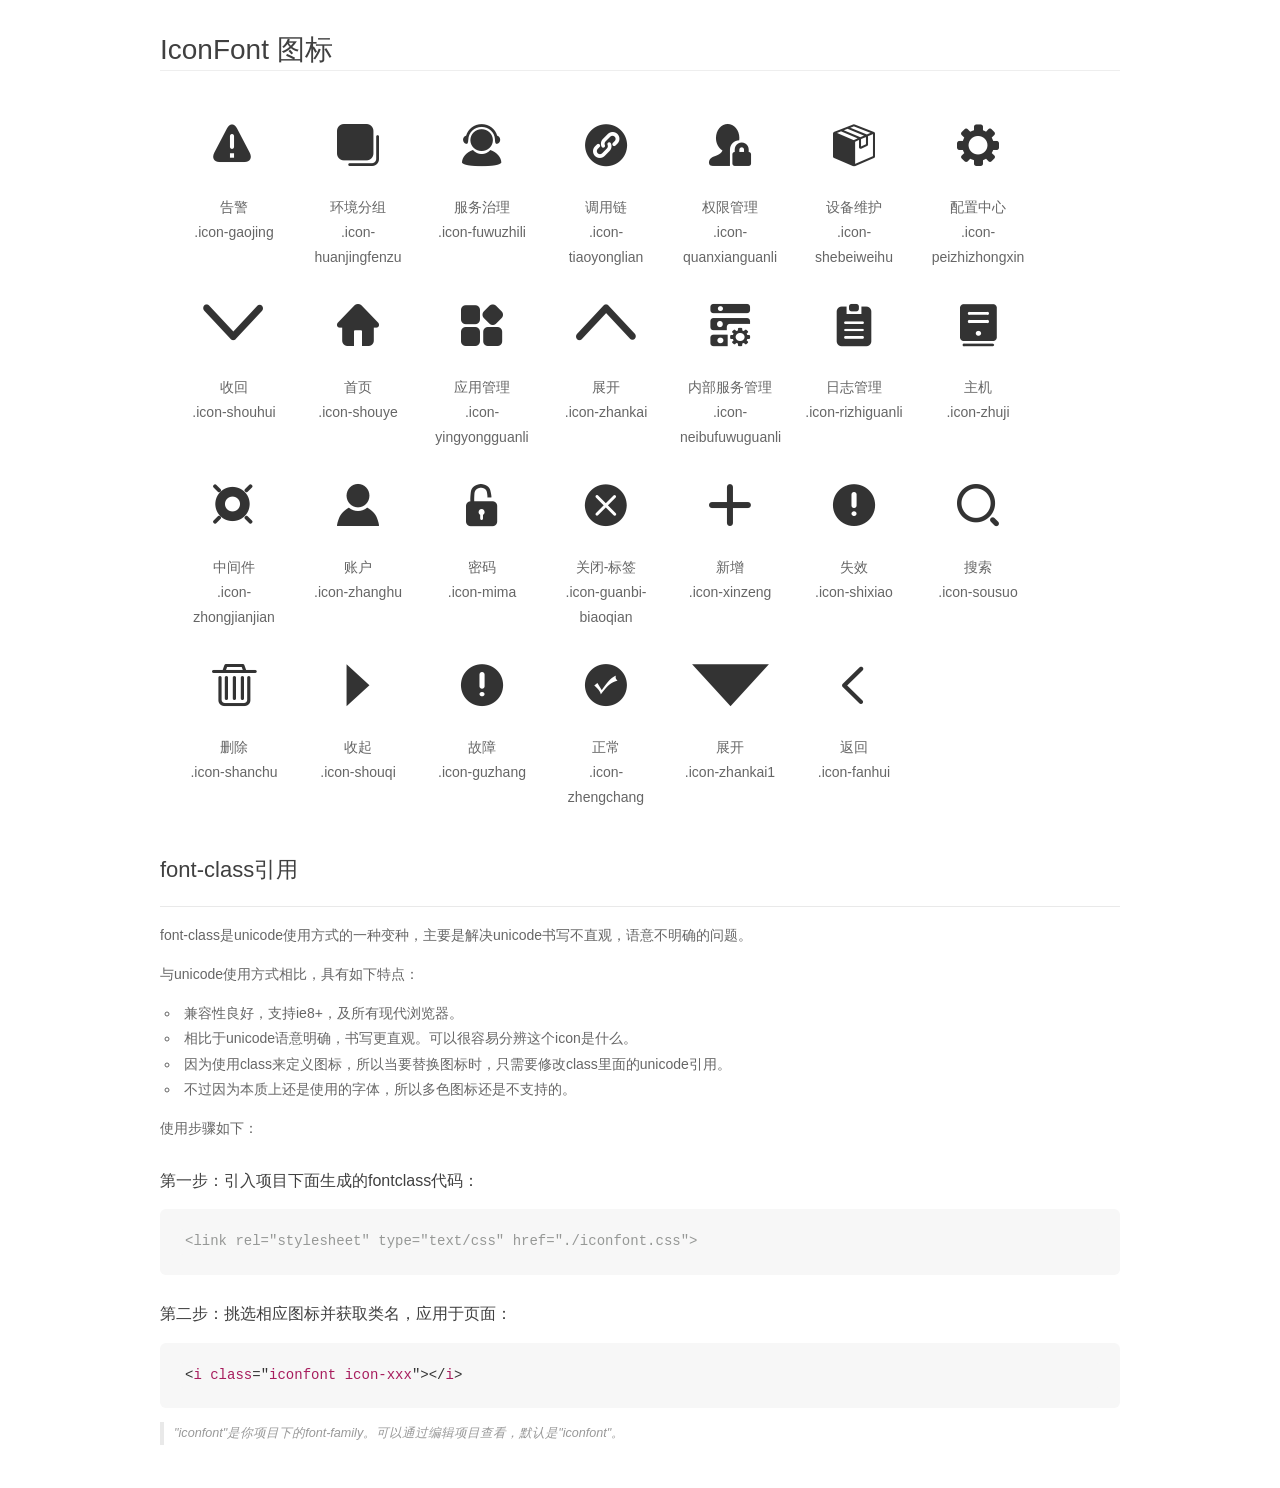
<file: static/icon-font/demo_fontclass.html>
<!DOCTYPE html>
<html>
<head>
    <meta charset="utf-8"/>
    <title>IconFont</title>
    <link rel="shortcut icon" href="favicon.ico" />
    <link rel="stylesheet" href="demo.css">
    <link rel="stylesheet" href="iconfont.css">
</head>
<body>
    <div class="main markdown">
        <h1>IconFont 图标</h1>
        <ul class="icon_lists clear">
            
                <li>
                <i class="icon iconfont icon-gaojing"></i>
                    <div class="name">告警</div>
                    <div class="fontclass">.icon-gaojing</div>
                </li>
            
                <li>
                <i class="icon iconfont icon-huanjingfenzu"></i>
                    <div class="name">环境分组</div>
                    <div class="fontclass">.icon-huanjingfenzu</div>
                </li>
            
                <li>
                <i class="icon iconfont icon-fuwuzhili"></i>
                    <div class="name">服务治理</div>
                    <div class="fontclass">.icon-fuwuzhili</div>
                </li>
            
                <li>
                <i class="icon iconfont icon-tiaoyonglian"></i>
                    <div class="name">调用链</div>
                    <div class="fontclass">.icon-tiaoyonglian</div>
                </li>
            
                <li>
                <i class="icon iconfont icon-quanxianguanli"></i>
                    <div class="name">权限管理</div>
                    <div class="fontclass">.icon-quanxianguanli</div>
                </li>
            
                <li>
                <i class="icon iconfont icon-shebeiweihu"></i>
                    <div class="name">设备维护</div>
                    <div class="fontclass">.icon-shebeiweihu</div>
                </li>
            
                <li>
                <i class="icon iconfont icon-peizhizhongxin"></i>
                    <div class="name">配置中心</div>
                    <div class="fontclass">.icon-peizhizhongxin</div>
                </li>
            
                <li>
                <i class="icon iconfont icon-shouhui"></i>
                    <div class="name">收回</div>
                    <div class="fontclass">.icon-shouhui</div>
                </li>
            
                <li>
                <i class="icon iconfont icon-shouye"></i>
                    <div class="name">首页</div>
                    <div class="fontclass">.icon-shouye</div>
                </li>
            
                <li>
                <i class="icon iconfont icon-yingyongguanli"></i>
                    <div class="name">应用管理</div>
                    <div class="fontclass">.icon-yingyongguanli</div>
                </li>
            
                <li>
                <i class="icon iconfont icon-zhankai"></i>
                    <div class="name">展开</div>
                    <div class="fontclass">.icon-zhankai</div>
                </li>
            
                <li>
                <i class="icon iconfont icon-neibufuwuguanli"></i>
                    <div class="name">内部服务管理</div>
                    <div class="fontclass">.icon-neibufuwuguanli</div>
                </li>
            
                <li>
                <i class="icon iconfont icon-rizhiguanli"></i>
                    <div class="name">日志管理</div>
                    <div class="fontclass">.icon-rizhiguanli</div>
                </li>
            
                <li>
                <i class="icon iconfont icon-zhuji"></i>
                    <div class="name">主机</div>
                    <div class="fontclass">.icon-zhuji</div>
                </li>
            
                <li>
                <i class="icon iconfont icon-zhongjianjian"></i>
                    <div class="name">中间件</div>
                    <div class="fontclass">.icon-zhongjianjian</div>
                </li>
            
                <li>
                <i class="icon iconfont icon-zhanghu"></i>
                    <div class="name">账户</div>
                    <div class="fontclass">.icon-zhanghu</div>
                </li>
            
                <li>
                <i class="icon iconfont icon-mima"></i>
                    <div class="name">密码</div>
                    <div class="fontclass">.icon-mima</div>
                </li>
            
                <li>
                <i class="icon iconfont icon-guanbi-biaoqian"></i>
                    <div class="name">关闭-标签</div>
                    <div class="fontclass">.icon-guanbi-biaoqian</div>
                </li>
            
                <li>
                <i class="icon iconfont icon-xinzeng"></i>
                    <div class="name">新增</div>
                    <div class="fontclass">.icon-xinzeng</div>
                </li>
            
                <li>
                <i class="icon iconfont icon-shixiao"></i>
                    <div class="name">失效</div>
                    <div class="fontclass">.icon-shixiao</div>
                </li>
            
                <li>
                <i class="icon iconfont icon-sousuo"></i>
                    <div class="name">搜索</div>
                    <div class="fontclass">.icon-sousuo</div>
                </li>
            
                <li>
                <i class="icon iconfont icon-shanchu"></i>
                    <div class="name">删除</div>
                    <div class="fontclass">.icon-shanchu</div>
                </li>
            
                <li>
                <i class="icon iconfont icon-shouqi"></i>
                    <div class="name">收起</div>
                    <div class="fontclass">.icon-shouqi</div>
                </li>
            
                <li>
                <i class="icon iconfont icon-guzhang"></i>
                    <div class="name">故障</div>
                    <div class="fontclass">.icon-guzhang</div>
                </li>
            
                <li>
                <i class="icon iconfont icon-zhengchang"></i>
                    <div class="name">正常</div>
                    <div class="fontclass">.icon-zhengchang</div>
                </li>
            
                <li>
                <i class="icon iconfont icon-zhankai1"></i>
                    <div class="name">展开</div>
                    <div class="fontclass">.icon-zhankai1</div>
                </li>
            
                <li>
                <i class="icon iconfont icon-fanhui"></i>
                    <div class="name">返回</div>
                    <div class="fontclass">.icon-fanhui</div>
                </li>
            
        </ul>

        <h2 id="font-class-">font-class引用</h2>
        <hr>

        <p>font-class是unicode使用方式的一种变种，主要是解决unicode书写不直观，语意不明确的问题。</p>
        <p>与unicode使用方式相比，具有如下特点：</p>
        <ul>
        <li>兼容性良好，支持ie8+，及所有现代浏览器。</li>
        <li>相比于unicode语意明确，书写更直观。可以很容易分辨这个icon是什么。</li>
        <li>因为使用class来定义图标，所以当要替换图标时，只需要修改class里面的unicode引用。</li>
        <li>不过因为本质上还是使用的字体，所以多色图标还是不支持的。</li>
        </ul>
        <p>使用步骤如下：</p>
        <h3 id="-fontclass-">第一步：引入项目下面生成的fontclass代码：</h3>


        <pre><code class="lang-js hljs javascript"><span class="hljs-comment">&lt;link rel="stylesheet" type="text/css" href="./iconfont.css"&gt;</span></code></pre>
        <h3 id="-">第二步：挑选相应图标并获取类名，应用于页面：</h3>
        <pre><code class="lang-css hljs">&lt;<span class="hljs-selector-tag">i</span> <span class="hljs-selector-tag">class</span>="<span class="hljs-selector-tag">iconfont</span> <span class="hljs-selector-tag">icon-xxx</span>"&gt;&lt;/<span class="hljs-selector-tag">i</span>&gt;</code></pre>
        <blockquote>
        <p>"iconfont"是你项目下的font-family。可以通过编辑项目查看，默认是"iconfont"。</p>
        </blockquote>
    </div>
</body>
</html>
</file>
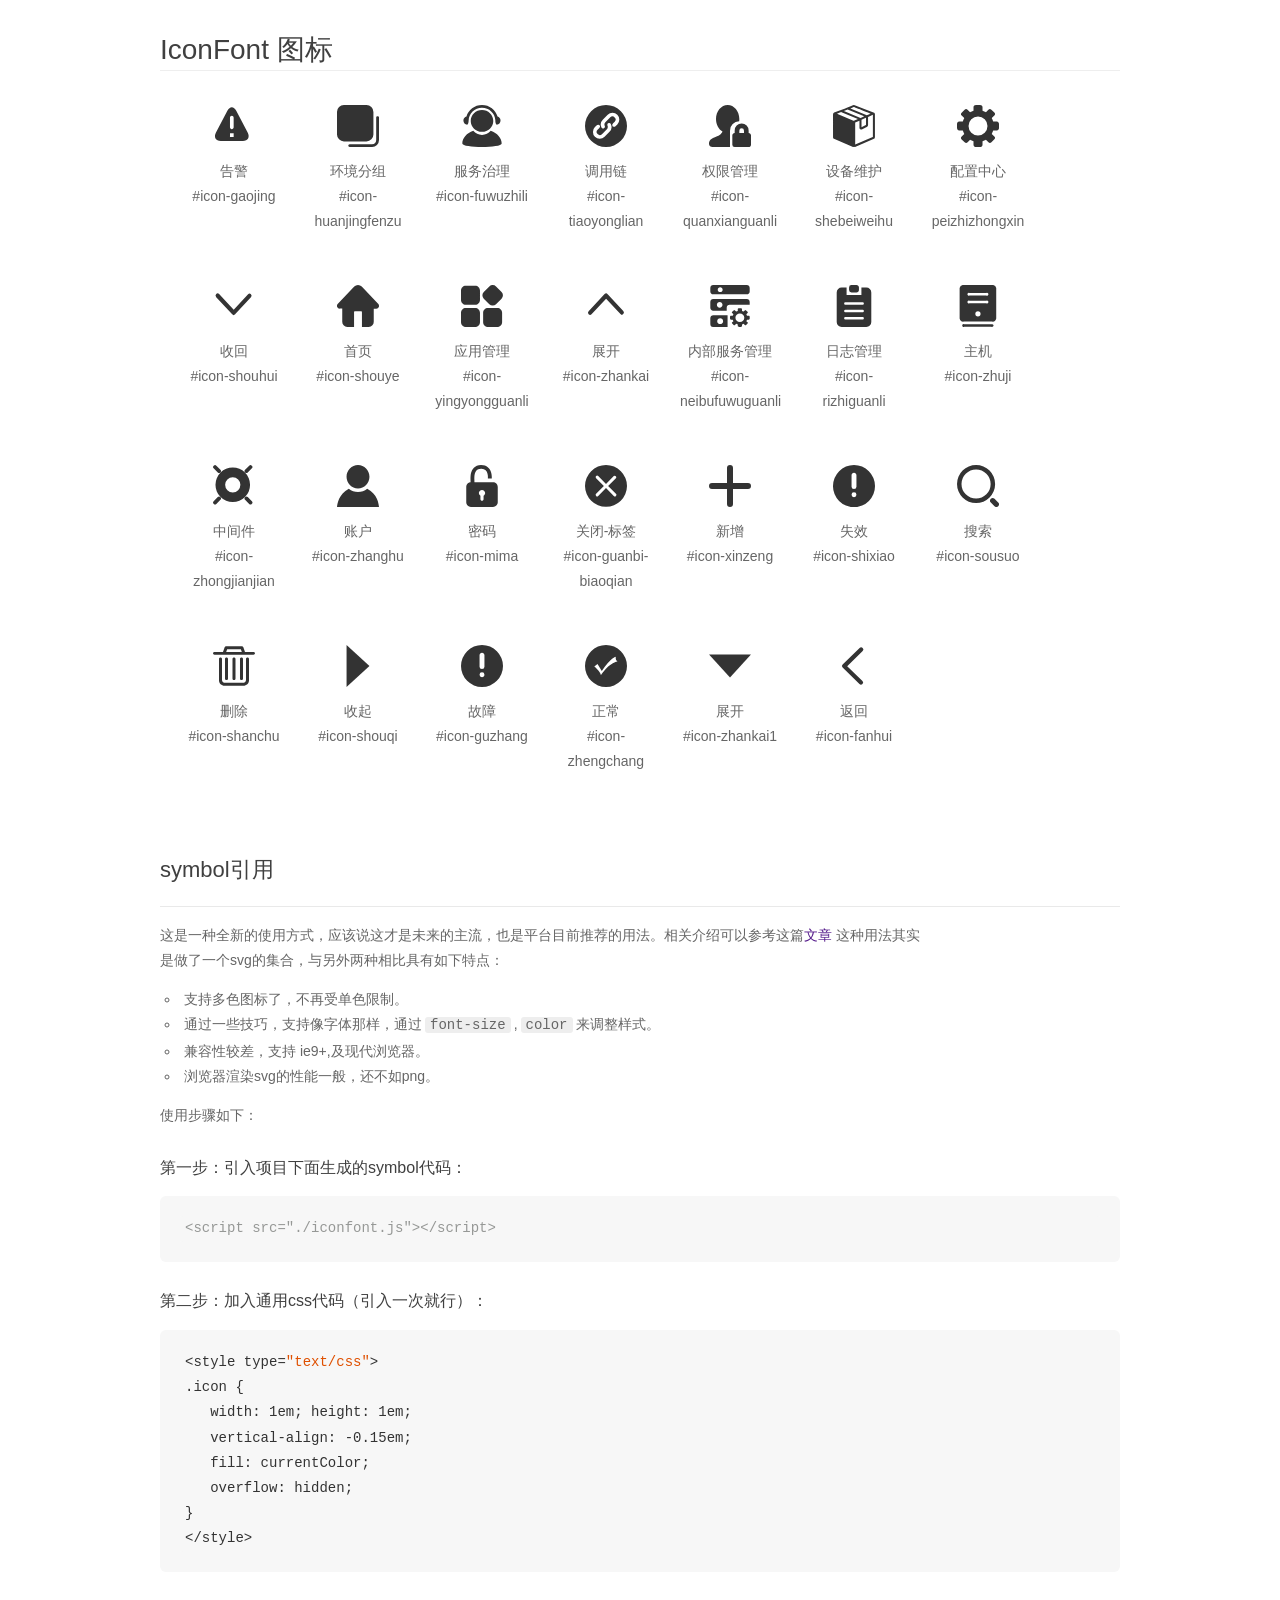
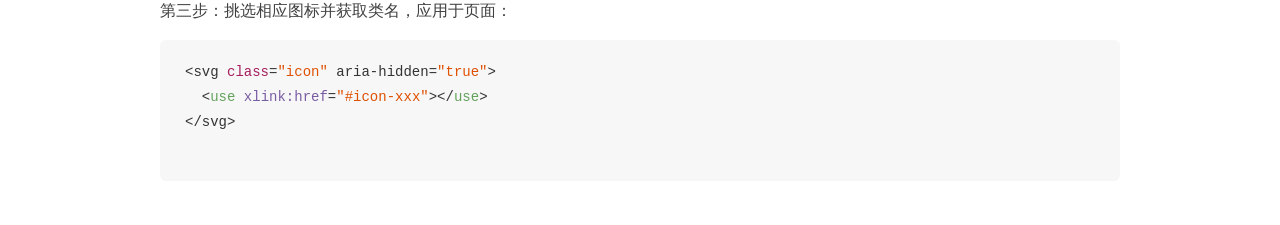
<file: static/icon-font/demo_symbol.html>
<!DOCTYPE html>
<html>
<head>
    <meta charset="utf-8"/>
    <title>IconFont</title>
    <link rel="shortcut icon" href="favicon.ico" />
    <link rel="stylesheet" href="demo.css">
    <script src="iconfont.js"></script>

    <style type="text/css">
        .icon {
          /* 通过设置 font-size 来改变图标大小 */
          width: 1em; height: 1em;
          /* 图标和文字相邻时，垂直对齐 */
          vertical-align: -0.15em;
          /* 通过设置 color 来改变 SVG 的颜色/fill */
          fill: currentColor;
          /* path 和 stroke 溢出 viewBox 部分在 IE 下会显示
             normalize.css 中也包含这行 */
          overflow: hidden;
        }

    </style>
</head>
<body>
    <div class="main markdown">
        <h1>IconFont 图标</h1>
        <ul class="icon_lists clear">
            
                <li>
                    <svg class="icon" aria-hidden="true">
                        <use xlink:href="#icon-gaojing"></use>
                    </svg>
                    <div class="name">告警</div>
                    <div class="fontclass">#icon-gaojing</div>
                </li>
            
                <li>
                    <svg class="icon" aria-hidden="true">
                        <use xlink:href="#icon-huanjingfenzu"></use>
                    </svg>
                    <div class="name">环境分组</div>
                    <div class="fontclass">#icon-huanjingfenzu</div>
                </li>
            
                <li>
                    <svg class="icon" aria-hidden="true">
                        <use xlink:href="#icon-fuwuzhili"></use>
                    </svg>
                    <div class="name">服务治理</div>
                    <div class="fontclass">#icon-fuwuzhili</div>
                </li>
            
                <li>
                    <svg class="icon" aria-hidden="true">
                        <use xlink:href="#icon-tiaoyonglian"></use>
                    </svg>
                    <div class="name">调用链</div>
                    <div class="fontclass">#icon-tiaoyonglian</div>
                </li>
            
                <li>
                    <svg class="icon" aria-hidden="true">
                        <use xlink:href="#icon-quanxianguanli"></use>
                    </svg>
                    <div class="name">权限管理</div>
                    <div class="fontclass">#icon-quanxianguanli</div>
                </li>
            
                <li>
                    <svg class="icon" aria-hidden="true">
                        <use xlink:href="#icon-shebeiweihu"></use>
                    </svg>
                    <div class="name">设备维护</div>
                    <div class="fontclass">#icon-shebeiweihu</div>
                </li>
            
                <li>
                    <svg class="icon" aria-hidden="true">
                        <use xlink:href="#icon-peizhizhongxin"></use>
                    </svg>
                    <div class="name">配置中心</div>
                    <div class="fontclass">#icon-peizhizhongxin</div>
                </li>
            
                <li>
                    <svg class="icon" aria-hidden="true">
                        <use xlink:href="#icon-shouhui"></use>
                    </svg>
                    <div class="name">收回</div>
                    <div class="fontclass">#icon-shouhui</div>
                </li>
            
                <li>
                    <svg class="icon" aria-hidden="true">
                        <use xlink:href="#icon-shouye"></use>
                    </svg>
                    <div class="name">首页</div>
                    <div class="fontclass">#icon-shouye</div>
                </li>
            
                <li>
                    <svg class="icon" aria-hidden="true">
                        <use xlink:href="#icon-yingyongguanli"></use>
                    </svg>
                    <div class="name">应用管理</div>
                    <div class="fontclass">#icon-yingyongguanli</div>
                </li>
            
                <li>
                    <svg class="icon" aria-hidden="true">
                        <use xlink:href="#icon-zhankai"></use>
                    </svg>
                    <div class="name">展开</div>
                    <div class="fontclass">#icon-zhankai</div>
                </li>
            
                <li>
                    <svg class="icon" aria-hidden="true">
                        <use xlink:href="#icon-neibufuwuguanli"></use>
                    </svg>
                    <div class="name">内部服务管理</div>
                    <div class="fontclass">#icon-neibufuwuguanli</div>
                </li>
            
                <li>
                    <svg class="icon" aria-hidden="true">
                        <use xlink:href="#icon-rizhiguanli"></use>
                    </svg>
                    <div class="name">日志管理</div>
                    <div class="fontclass">#icon-rizhiguanli</div>
                </li>
            
                <li>
                    <svg class="icon" aria-hidden="true">
                        <use xlink:href="#icon-zhuji"></use>
                    </svg>
                    <div class="name">主机</div>
                    <div class="fontclass">#icon-zhuji</div>
                </li>
            
                <li>
                    <svg class="icon" aria-hidden="true">
                        <use xlink:href="#icon-zhongjianjian"></use>
                    </svg>
                    <div class="name">中间件</div>
                    <div class="fontclass">#icon-zhongjianjian</div>
                </li>
            
                <li>
                    <svg class="icon" aria-hidden="true">
                        <use xlink:href="#icon-zhanghu"></use>
                    </svg>
                    <div class="name">账户</div>
                    <div class="fontclass">#icon-zhanghu</div>
                </li>
            
                <li>
                    <svg class="icon" aria-hidden="true">
                        <use xlink:href="#icon-mima"></use>
                    </svg>
                    <div class="name">密码</div>
                    <div class="fontclass">#icon-mima</div>
                </li>
            
                <li>
                    <svg class="icon" aria-hidden="true">
                        <use xlink:href="#icon-guanbi-biaoqian"></use>
                    </svg>
                    <div class="name">关闭-标签</div>
                    <div class="fontclass">#icon-guanbi-biaoqian</div>
                </li>
            
                <li>
                    <svg class="icon" aria-hidden="true">
                        <use xlink:href="#icon-xinzeng"></use>
                    </svg>
                    <div class="name">新增</div>
                    <div class="fontclass">#icon-xinzeng</div>
                </li>
            
                <li>
                    <svg class="icon" aria-hidden="true">
                        <use xlink:href="#icon-shixiao"></use>
                    </svg>
                    <div class="name">失效</div>
                    <div class="fontclass">#icon-shixiao</div>
                </li>
            
                <li>
                    <svg class="icon" aria-hidden="true">
                        <use xlink:href="#icon-sousuo"></use>
                    </svg>
                    <div class="name">搜索</div>
                    <div class="fontclass">#icon-sousuo</div>
                </li>
            
                <li>
                    <svg class="icon" aria-hidden="true">
                        <use xlink:href="#icon-shanchu"></use>
                    </svg>
                    <div class="name">删除</div>
                    <div class="fontclass">#icon-shanchu</div>
                </li>
            
                <li>
                    <svg class="icon" aria-hidden="true">
                        <use xlink:href="#icon-shouqi"></use>
                    </svg>
                    <div class="name">收起</div>
                    <div class="fontclass">#icon-shouqi</div>
                </li>
            
                <li>
                    <svg class="icon" aria-hidden="true">
                        <use xlink:href="#icon-guzhang"></use>
                    </svg>
                    <div class="name">故障</div>
                    <div class="fontclass">#icon-guzhang</div>
                </li>
            
                <li>
                    <svg class="icon" aria-hidden="true">
                        <use xlink:href="#icon-zhengchang"></use>
                    </svg>
                    <div class="name">正常</div>
                    <div class="fontclass">#icon-zhengchang</div>
                </li>
            
                <li>
                    <svg class="icon" aria-hidden="true">
                        <use xlink:href="#icon-zhankai1"></use>
                    </svg>
                    <div class="name">展开</div>
                    <div class="fontclass">#icon-zhankai1</div>
                </li>
            
                <li>
                    <svg class="icon" aria-hidden="true">
                        <use xlink:href="#icon-fanhui"></use>
                    </svg>
                    <div class="name">返回</div>
                    <div class="fontclass">#icon-fanhui</div>
                </li>
            
        </ul>


        <h2 id="symbol-">symbol引用</h2>
        <hr>

        <p>这是一种全新的使用方式，应该说这才是未来的主流，也是平台目前推荐的用法。相关介绍可以参考这篇<a href="">文章</a>
        这种用法其实是做了一个svg的集合，与另外两种相比具有如下特点：</p>
        <ul>
          <li>支持多色图标了，不再受单色限制。</li>
          <li>通过一些技巧，支持像字体那样，通过<code>font-size</code>,<code>color</code>来调整样式。</li>
          <li>兼容性较差，支持 ie9+,及现代浏览器。</li>
          <li>浏览器渲染svg的性能一般，还不如png。</li>
        </ul>
        <p>使用步骤如下：</p>
        <h3 id="-symbol-">第一步：引入项目下面生成的symbol代码：</h3>
        <pre><code class="lang-js hljs javascript"><span class="hljs-comment">&lt;script src="./iconfont.js"&gt;&lt;/script&gt;</span></code></pre>
        <h3 id="-css-">第二步：加入通用css代码（引入一次就行）：</h3>
        <pre><code class="lang-js hljs javascript">&lt;style type=<span class="hljs-string">"text/css"</span>&gt;
.icon {
   width: <span class="hljs-number">1</span>em; height: <span class="hljs-number">1</span>em;
   vertical-align: <span class="hljs-number">-0.15</span>em;
   fill: currentColor;
   overflow: hidden;
}
&lt;<span class="hljs-regexp">/style&gt;</span></code></pre>
        <h3 id="-">第三步：挑选相应图标并获取类名，应用于页面：</h3>
        <pre><code class="lang-js hljs javascript">&lt;svg <span class="hljs-class"><span class="hljs-keyword">class</span></span>=<span class="hljs-string">"icon"</span> aria-hidden=<span class="hljs-string">"true"</span>&gt;<span class="xml"><span class="hljs-tag">
  &lt;<span class="hljs-name">use</span> <span class="hljs-attr">xlink:href</span>=<span class="hljs-string">"#icon-xxx"</span>&gt;</span><span class="hljs-tag">&lt;/<span class="hljs-name">use</span>&gt;</span>
</span>&lt;<span class="hljs-regexp">/svg&gt;
        </span></code></pre>
    </div>
</body>
</html>
</file>
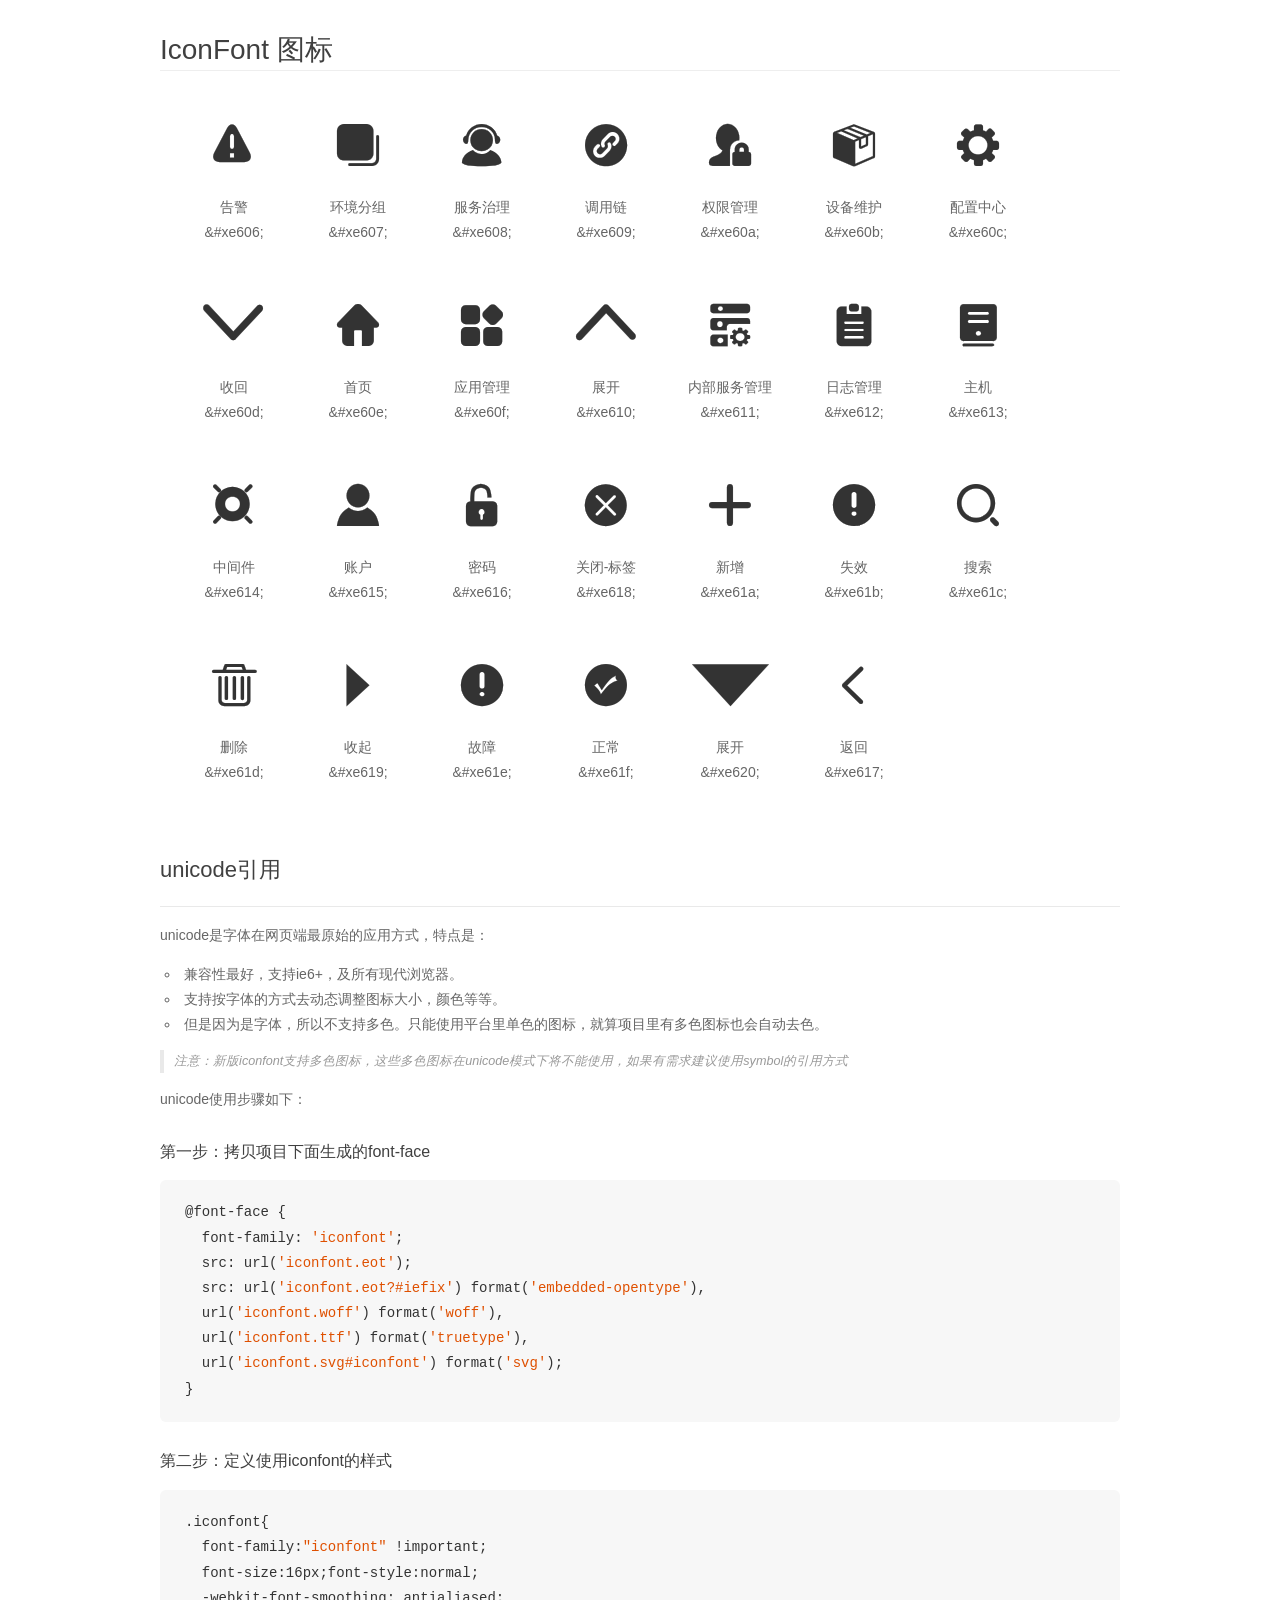
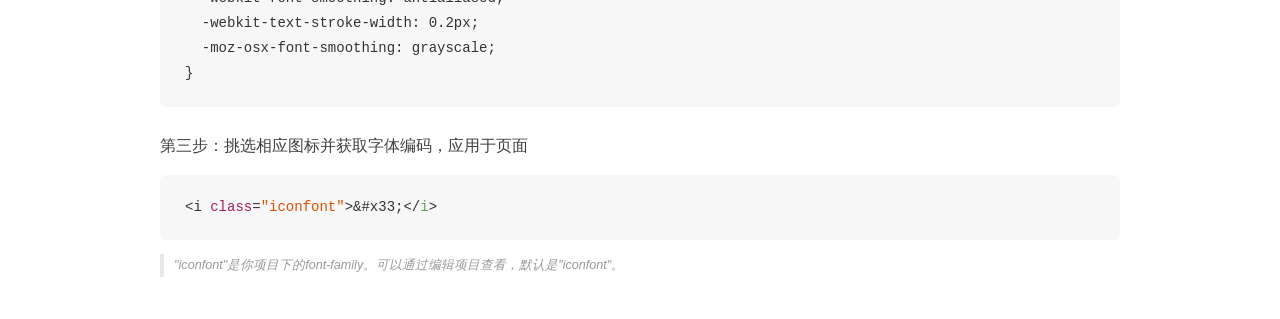
<file: static/icon-font/demo_unicode.html>
<!DOCTYPE html>
<html>
<head>
    <meta charset="utf-8"/>
    <title>IconFont</title>
    <link rel="shortcut icon" href="favicon.ico" />
    <link rel="stylesheet" href="demo.css">

    <style type="text/css">

        @font-face {font-family: "iconfont";
          src: url('iconfont.eot'); /* IE9*/
          src: url('iconfont.eot#iefix') format('embedded-opentype'), /* IE6-IE8 */
          url('iconfont.woff') format('woff'), /* chrome, firefox */
          url('iconfont.ttf') format('truetype'), /* chrome, firefox, opera, Safari, Android, iOS 4.2+*/
          url('iconfont.svg#iconfont') format('svg'); /* iOS 4.1- */
        }

        .iconfont {
          font-family:"iconfont" !important;
          font-size:16px;
          font-style:normal;
          -webkit-font-smoothing: antialiased;
          -webkit-text-stroke-width: 0.2px;
          -moz-osx-font-smoothing: grayscale;
        }

    </style>
</head>
<body>
    <div class="main markdown">
        <h1>IconFont 图标</h1>
        <ul class="icon_lists clear">
            
                <li>
                <i class="icon iconfont">&#xe606;</i>
                    <div class="name">告警</div>
                    <div class="code">&amp;#xe606;</div>
                </li>
            
                <li>
                <i class="icon iconfont">&#xe607;</i>
                    <div class="name">环境分组</div>
                    <div class="code">&amp;#xe607;</div>
                </li>
            
                <li>
                <i class="icon iconfont">&#xe608;</i>
                    <div class="name">服务治理</div>
                    <div class="code">&amp;#xe608;</div>
                </li>
            
                <li>
                <i class="icon iconfont">&#xe609;</i>
                    <div class="name">调用链</div>
                    <div class="code">&amp;#xe609;</div>
                </li>
            
                <li>
                <i class="icon iconfont">&#xe60a;</i>
                    <div class="name">权限管理</div>
                    <div class="code">&amp;#xe60a;</div>
                </li>
            
                <li>
                <i class="icon iconfont">&#xe60b;</i>
                    <div class="name">设备维护</div>
                    <div class="code">&amp;#xe60b;</div>
                </li>
            
                <li>
                <i class="icon iconfont">&#xe60c;</i>
                    <div class="name">配置中心</div>
                    <div class="code">&amp;#xe60c;</div>
                </li>
            
                <li>
                <i class="icon iconfont">&#xe60d;</i>
                    <div class="name">收回</div>
                    <div class="code">&amp;#xe60d;</div>
                </li>
            
                <li>
                <i class="icon iconfont">&#xe60e;</i>
                    <div class="name">首页</div>
                    <div class="code">&amp;#xe60e;</div>
                </li>
            
                <li>
                <i class="icon iconfont">&#xe60f;</i>
                    <div class="name">应用管理</div>
                    <div class="code">&amp;#xe60f;</div>
                </li>
            
                <li>
                <i class="icon iconfont">&#xe610;</i>
                    <div class="name">展开</div>
                    <div class="code">&amp;#xe610;</div>
                </li>
            
                <li>
                <i class="icon iconfont">&#xe611;</i>
                    <div class="name">内部服务管理</div>
                    <div class="code">&amp;#xe611;</div>
                </li>
            
                <li>
                <i class="icon iconfont">&#xe612;</i>
                    <div class="name">日志管理</div>
                    <div class="code">&amp;#xe612;</div>
                </li>
            
                <li>
                <i class="icon iconfont">&#xe613;</i>
                    <div class="name">主机</div>
                    <div class="code">&amp;#xe613;</div>
                </li>
            
                <li>
                <i class="icon iconfont">&#xe614;</i>
                    <div class="name">中间件</div>
                    <div class="code">&amp;#xe614;</div>
                </li>
            
                <li>
                <i class="icon iconfont">&#xe615;</i>
                    <div class="name">账户</div>
                    <div class="code">&amp;#xe615;</div>
                </li>
            
                <li>
                <i class="icon iconfont">&#xe616;</i>
                    <div class="name">密码</div>
                    <div class="code">&amp;#xe616;</div>
                </li>
            
                <li>
                <i class="icon iconfont">&#xe618;</i>
                    <div class="name">关闭-标签</div>
                    <div class="code">&amp;#xe618;</div>
                </li>
            
                <li>
                <i class="icon iconfont">&#xe61a;</i>
                    <div class="name">新增</div>
                    <div class="code">&amp;#xe61a;</div>
                </li>
            
                <li>
                <i class="icon iconfont">&#xe61b;</i>
                    <div class="name">失效</div>
                    <div class="code">&amp;#xe61b;</div>
                </li>
            
                <li>
                <i class="icon iconfont">&#xe61c;</i>
                    <div class="name">搜索</div>
                    <div class="code">&amp;#xe61c;</div>
                </li>
            
                <li>
                <i class="icon iconfont">&#xe61d;</i>
                    <div class="name">删除</div>
                    <div class="code">&amp;#xe61d;</div>
                </li>
            
                <li>
                <i class="icon iconfont">&#xe619;</i>
                    <div class="name">收起</div>
                    <div class="code">&amp;#xe619;</div>
                </li>
            
                <li>
                <i class="icon iconfont">&#xe61e;</i>
                    <div class="name">故障</div>
                    <div class="code">&amp;#xe61e;</div>
                </li>
            
                <li>
                <i class="icon iconfont">&#xe61f;</i>
                    <div class="name">正常</div>
                    <div class="code">&amp;#xe61f;</div>
                </li>
            
                <li>
                <i class="icon iconfont">&#xe620;</i>
                    <div class="name">展开</div>
                    <div class="code">&amp;#xe620;</div>
                </li>
            
                <li>
                <i class="icon iconfont">&#xe617;</i>
                    <div class="name">返回</div>
                    <div class="code">&amp;#xe617;</div>
                </li>
            
        </ul>
        <h2 id="unicode-">unicode引用</h2>
        <hr>

        <p>unicode是字体在网页端最原始的应用方式，特点是：</p>
        <ul>
        <li>兼容性最好，支持ie6+，及所有现代浏览器。</li>
        <li>支持按字体的方式去动态调整图标大小，颜色等等。</li>
        <li>但是因为是字体，所以不支持多色。只能使用平台里单色的图标，就算项目里有多色图标也会自动去色。</li>
        </ul>
        <blockquote>
        <p>注意：新版iconfont支持多色图标，这些多色图标在unicode模式下将不能使用，如果有需求建议使用symbol的引用方式</p>
        </blockquote>
        <p>unicode使用步骤如下：</p>
        <h3 id="-font-face">第一步：拷贝项目下面生成的font-face</h3>
        <pre><code class="lang-js hljs javascript">@font-face {
  font-family: <span class="hljs-string">'iconfont'</span>;
  src: url(<span class="hljs-string">'iconfont.eot'</span>);
  src: url(<span class="hljs-string">'iconfont.eot?#iefix'</span>) format(<span class="hljs-string">'embedded-opentype'</span>),
  url(<span class="hljs-string">'iconfont.woff'</span>) format(<span class="hljs-string">'woff'</span>),
  url(<span class="hljs-string">'iconfont.ttf'</span>) format(<span class="hljs-string">'truetype'</span>),
  url(<span class="hljs-string">'iconfont.svg#iconfont'</span>) format(<span class="hljs-string">'svg'</span>);
}
</code></pre>
        <h3 id="-iconfont-">第二步：定义使用iconfont的样式</h3>
        <pre><code class="lang-js hljs javascript">.iconfont{
  font-family:<span class="hljs-string">"iconfont"</span> !important;
  font-size:<span class="hljs-number">16</span>px;font-style:normal;
  -webkit-font-smoothing: antialiased;
  -webkit-text-stroke-width: <span class="hljs-number">0.2</span>px;
  -moz-osx-font-smoothing: grayscale;
}
</code></pre>
        <h3 id="-">第三步：挑选相应图标并获取字体编码，应用于页面</h3>
        <pre><code class="lang-js hljs javascript">&lt;i <span class="hljs-class"><span class="hljs-keyword">class</span></span>=<span class="hljs-string">"iconfont"</span>&gt;&amp;#x33;<span class="xml"><span class="hljs-tag">&lt;/<span class="hljs-name">i</span>&gt;</span></span></code></pre>

        <blockquote>
        <p>"iconfont"是你项目下的font-family。可以通过编辑项目查看，默认是"iconfont"。</p>
        </blockquote>
    </div>


</body>
</html>
</file>
<file: static/icon-font/demo.css>
*{margin: 0;padding: 0;list-style: none;}
/*
KISSY CSS Reset
理念：1. reset 的目的不是清除浏览器的默认样式，这仅是部分工作。清除和重置是紧密不可分的。
2. reset 的目的不是让默认样式在所有浏览器下一致，而是减少默认样式有可能带来的问题。
3. reset 期望提供一套普适通用的基础样式。但没有银弹，推荐根据具体需求，裁剪和修改后再使用。
特色：1. 适应中文；2. 基于最新主流浏览器。
维护：玉伯<lifesinger@gmail.com>, 正淳<ragecarrier@gmail.com>
 */

/** 清除内外边距 **/
body, h1, h2, h3, h4, h5, h6, hr, p, blockquote, /* structural elements 结构元素 */
dl, dt, dd, ul, ol, li, /* list elements 列表元素 */
pre, /* text formatting elements 文本格式元素 */
form, fieldset, legend, button, input, textarea, /* form elements 表单元素 */
th, td /* table elements 表格元素 */ {
  margin: 0;
  padding: 0;
}

/** 设置默认字体 **/
body,
button, input, select, textarea /* for ie */ {
  font: 12px/1.5 tahoma, arial, \5b8b\4f53, sans-serif;
}
h1, h2, h3, h4, h5, h6 { font-size: 100%; }
address, cite, dfn, em, var { font-style: normal; } /* 将斜体扶正 */
code, kbd, pre, samp { font-family: courier new, courier, monospace; } /* 统一等宽字体 */
small { font-size: 12px; } /* 小于 12px 的中文很难阅读，让 small 正常化 */

/** 重置列表元素 **/
ul, ol { list-style: none; }

/** 重置文本格式元素 **/
a { text-decoration: none; }
a:hover { text-decoration: underline; }


/** 重置表单元素 **/
legend { color: #000; } /* for ie6 */
fieldset, img { border: 0; } /* img 搭车：让链接里的 img 无边框 */
button, input, select, textarea { font-size: 100%; } /* 使得表单元素在 ie 下能继承字体大小 */
/* 注：optgroup 无法扶正 */

/** 重置表格元素 **/
table { border-collapse: collapse; border-spacing: 0; }

/* 清除浮动 */
.ks-clear:after, .clear:after {
  content: '\20';
  display: block;
  height: 0;
  clear: both;
}
.ks-clear, .clear {
  *zoom: 1;
}

.main {
  padding: 30px 100px;
width: 960px;
margin: 0 auto;
}
.main h1{font-size:36px; color:#333; text-align:left;margin-bottom:30px; border-bottom: 1px solid #eee;}

.helps{margin-top:40px;}
.helps pre{
  padding:20px;
  margin:10px 0;
  border:solid 1px #e7e1cd;
  background-color: #fffdef;
  overflow: auto;
}

.icon_lists{
  width: 100% !important;

}

.icon_lists li{
  float:left;
  width: 100px;
  height:180px;
  text-align: center;
  list-style: none !important;
}
.icon_lists .icon{
  font-size: 42px;
  line-height: 100px;
  margin: 10px 0;
  color:#333;
  -webkit-transition: font-size 0.25s ease-out 0s;
  -moz-transition: font-size 0.25s ease-out 0s;
  transition: font-size 0.25s ease-out 0s;

}
.icon_lists .icon:hover{
  font-size: 100px;
}



.markdown {
  color: #666;
  font-size: 14px;
  line-height: 1.8;
}

.highlight {
  line-height: 1.5;
}

.markdown img {
  vertical-align: middle;
  max-width: 100%;
}

.markdown h1 {
  color: #404040;
  font-weight: 500;
  line-height: 40px;
  margin-bottom: 24px;
}

.markdown h2,
.markdown h3,
.markdown h4,
.markdown h5,
.markdown h6 {
  color: #404040;
  margin: 1.6em 0 0.6em 0;
  font-weight: 500;
  clear: both;
}

.markdown h1 {
  font-size: 28px;
}

.markdown h2 {
  font-size: 22px;
}

.markdown h3 {
  font-size: 16px;
}

.markdown h4 {
  font-size: 14px;
}

.markdown h5 {
  font-size: 12px;
}

.markdown h6 {
  font-size: 12px;
}

.markdown hr {
  height: 1px;
  border: 0;
  background: #e9e9e9;
  margin: 16px 0;
  clear: both;
}

.markdown p,
.markdown pre {
  margin: 1em 0;
}

.markdown > p,
.markdown > blockquote,
.markdown > .highlight,
.markdown > ol,
.markdown > ul {
  width: 80%;
}

.markdown ul > li {
  list-style: circle;
}

.markdown > ul li,
.markdown blockquote ul > li {
  margin-left: 20px;
  padding-left: 4px;
}

.markdown > ul li p,
.markdown > ol li p {
  margin: 0.6em 0;
}

.markdown ol > li {
  list-style: decimal;
}

.markdown > ol li,
.markdown blockquote ol > li {
  margin-left: 20px;
  padding-left: 4px;
}

.markdown code {
  margin: 0 3px;
  padding: 0 5px;
  background: #eee;
  border-radius: 3px;
}

.markdown pre {
  border-radius: 6px;
  background: #f7f7f7;
  padding: 20px;
}

.markdown pre code {
  border: none;
  background: #f7f7f7;
  margin: 0;
}

.markdown strong,
.markdown b {
  font-weight: 600;
}

.markdown > table {
  border-collapse: collapse;
  border-spacing: 0px;
  empty-cells: show;
  border: 1px solid #e9e9e9;
  width: 95%;
  margin-bottom: 24px;
}

.markdown > table th {
  white-space: nowrap;
  color: #333;
  font-weight: 600;

}

.markdown > table th,
.markdown > table td {
  border: 1px solid #e9e9e9;
  padding: 8px 16px;
  text-align: left;
}

.markdown > table th {
  background: #F7F7F7;
}

.markdown blockquote {
  font-size: 90%;
  color: #999;
  border-left: 4px solid #e9e9e9;
  padding-left: 0.8em;
  margin: 1em 0;
  font-style: italic;
}

.markdown blockquote p {
  margin: 0;
}

.markdown .anchor {
  opacity: 0;
  transition: opacity 0.3s ease;
  margin-left: 8px;
}

.markdown .waiting {
  color: #ccc;
}

.markdown h1:hover .anchor,
.markdown h2:hover .anchor,
.markdown h3:hover .anchor,
.markdown h4:hover .anchor,
.markdown h5:hover .anchor,
.markdown h6:hover .anchor {
  opacity: 1;
  display: inline-block;
}

.markdown > br,
.markdown > p > br {
  clear: both;
}


.hljs {
  display: block;
  background: white;
  padding: 0.5em;
  color: #333333;
  overflow-x: auto;
}

.hljs-comment,
.hljs-meta {
  color: #969896;
}

.hljs-string,
.hljs-variable,
.hljs-template-variable,
.hljs-strong,
.hljs-emphasis,
.hljs-quote {
  color: #df5000;
}

.hljs-keyword,
.hljs-selector-tag,
.hljs-type {
  color: #a71d5d;
}

.hljs-literal,
.hljs-symbol,
.hljs-bullet,
.hljs-attribute {
  color: #0086b3;
}

.hljs-section,
.hljs-name {
  color: #63a35c;
}

.hljs-tag {
  color: #333333;
}

.hljs-title,
.hljs-attr,
.hljs-selector-id,
.hljs-selector-class,
.hljs-selector-attr,
.hljs-selector-pseudo {
  color: #795da3;
}

.hljs-addition {
  color: #55a532;
  background-color: #eaffea;
}

.hljs-deletion {
  color: #bd2c00;
  background-color: #ffecec;
}

.hljs-link {
  text-decoration: underline;
}

pre{
  background: #fff;
}
</file>
<file: static/icon-font/iconfont.css>
@font-face {font-family: "iconfont";
  src: url('iconfont.eot?t=1543886988656'); /* IE9*/
  src: url('iconfont.eot?t=1543886988656#iefix') format('embedded-opentype'), /* IE6-IE8 */
  url('[data-uri]') format('woff'),
  url('iconfont.ttf?t=1543886988656') format('truetype'), /* chrome, firefox, opera, Safari, Android, iOS 4.2+*/
  url('iconfont.svg?t=1543886988656#iconfont') format('svg'); /* iOS 4.1- */
}

.iconfont {
  font-family:"iconfont" !important;
  font-size:16px;
  font-style:normal;
  -webkit-font-smoothing: antialiased;
  -moz-osx-font-smoothing: grayscale;
}

.icon-gaojing:before { content: "\e606"; }

.icon-huanjingfenzu:before { content: "\e607"; }

.icon-fuwuzhili:before { content: "\e608"; }

.icon-tiaoyonglian:before { content: "\e609"; }

.icon-quanxianguanli:before { content: "\e60a"; }

.icon-shebeiweihu:before { content: "\e60b"; }

.icon-peizhizhongxin:before { content: "\e60c"; }

.icon-shouhui:before { content: "\e60d"; }

.icon-shouye:before { content: "\e60e"; }

.icon-yingyongguanli:before { content: "\e60f"; }

.icon-zhankai:before { content: "\e610"; }

.icon-neibufuwuguanli:before { content: "\e611"; }

.icon-rizhiguanli:before { content: "\e612"; }

.icon-zhuji:before { content: "\e613"; }

.icon-zhongjianjian:before { content: "\e614"; }

.icon-zhanghu:before { content: "\e615"; }

.icon-mima:before { content: "\e616"; }

.icon-guanbi-biaoqian:before { content: "\e618"; }

.icon-xinzeng:before { content: "\e61a"; }

.icon-shixiao:before { content: "\e61b"; }

.icon-sousuo:before { content: "\e61c"; }

.icon-shanchu:before { content: "\e61d"; }

.icon-shouqi:before { content: "\e619"; }

.icon-guzhang:before { content: "\e61e"; }

.icon-zhengchang:before { content: "\e61f"; }

.icon-zhankai1:before { content: "\e620"; }

.icon-fanhui:before { content: "\e617"; }
</file>
